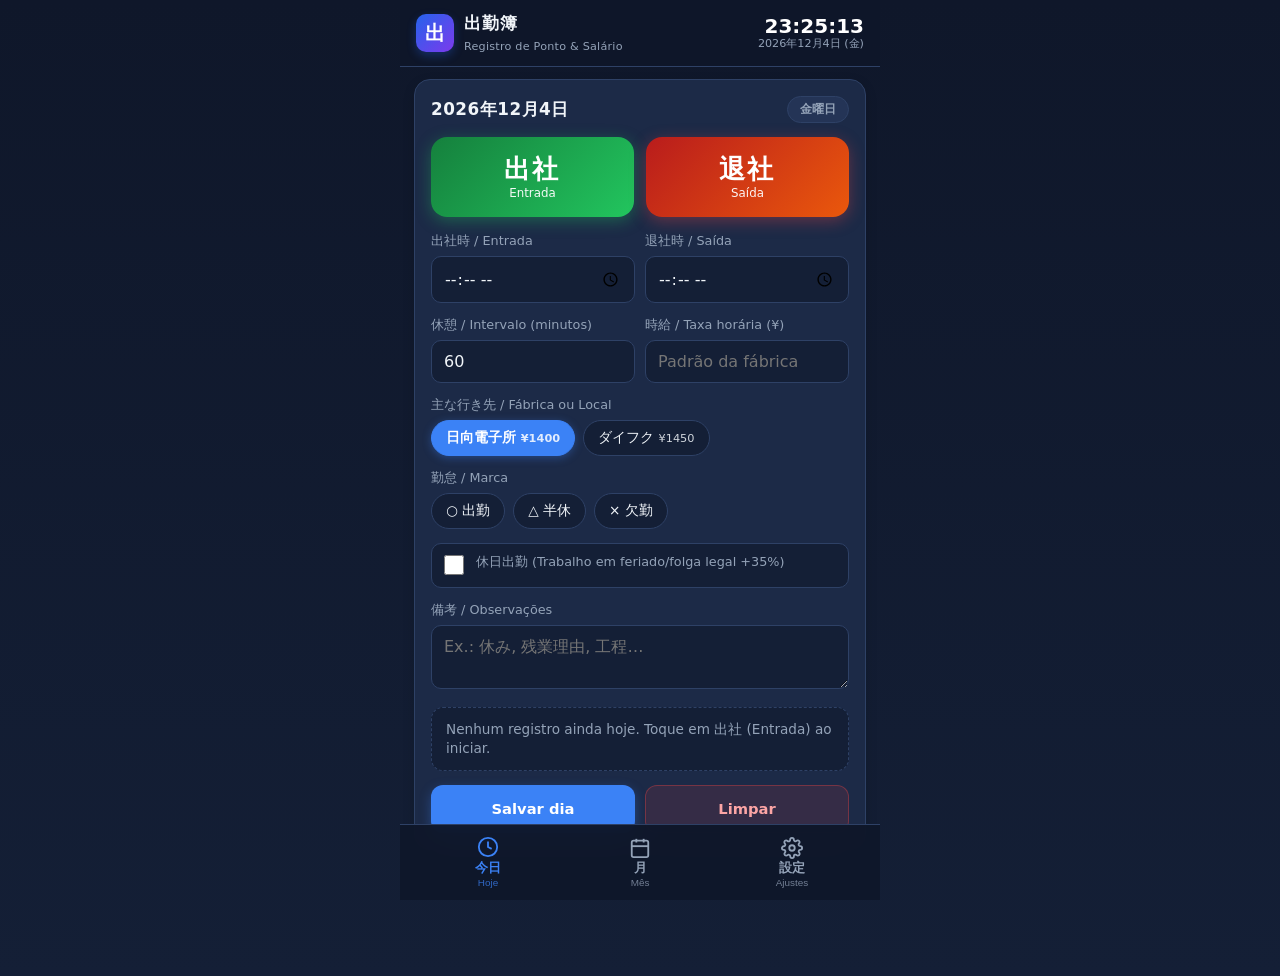
<file: index.html>
<!DOCTYPE html>
<html lang="ja">
<head>
  <meta charset="utf-8">
  <meta name="viewport" content="width=device-width, initial-scale=1, viewport-fit=cover, maximum-scale=1, user-scalable=no">
  <meta name="theme-color" content="#0f172a">
  <title>出勤簿 / Registro de Ponto</title>
  <link rel="manifest" href="manifest.json">
  <link rel="icon" href="icon-192.png">
  <link rel="apple-touch-icon" href="icon-192.png">
  <meta name="mobile-web-app-capable" content="yes">
  <meta name="theme-color" content="#3b82f6">

  <!-- Suporte Nativo para iPhone / iOS -->
  <meta name="apple-mobile-web-app-capable" content="yes">
  <meta name="apple-mobile-web-app-status-bar-style" content="black-translucent">
  <meta name="apple-mobile-web-app-title" content="出勤簿">
  <link rel="apple-touch-icon" href="icon-192.png">
  <link rel="apple-touch-icon" sizes="192x192" href="icon-192.png">
  <link rel="apple-touch-icon" sizes="512x512" href="icon-512.png">

  <link rel="stylesheet" href="style.css">
</head>
<body>

<div class="app-wrapper">
  <!-- Top Bar -->
  <header class="topbar">
    <div class="brand">
      <span class="logo">出</span>
      <div>
        <strong>出勤簿</strong>
        <small>Registro de Ponto & Salário</small>
      </div>
    </div>
    <div class="clock">
      <span id="liveClock">--:--:--</span>
      <small id="liveDate">—</small>
    </div>
  </header>

  <div id="persistWarn" class="banner warn hidden">
    Este dispositivo não permitiu armazenamento persistente. Exporte o backup (.json) periodicamente.
  </div>

  <main>
    <!-- TAB: TODAY -->
    <section id="tab-today" class="panel active">
      <div class="card">
        <div class="card-head">
          <h2 id="todayTitle">—</h2>
          <span id="todayWeekday" class="pill"></span>
        </div>

        <div id="openShift" class="banner warn hidden"></div>

        <div class="punch">
          <button id="btnIn" class="punch-btn in">
            <span class="big">出社</span>
            <small>Entrada</small>
          </button>
          <button id="btnOut" class="punch-btn out">
            <span class="big">退社</span>
            <small>Saída</small>
          </button>
        </div>

        <div class="grid2">
          <label class="field">
            <span>出社時 / Entrada</span>
            <input type="time" id="inTime">
          </label>
          <label class="field">
            <span>退社時 / Saída</span>
            <input type="time" id="outTime">
          </label>
        </div>

        <div class="grid2">
          <label class="field">
            <span>休憩 / Intervalo (minutos)</span>
            <input type="number" id="breakTime" min="0" max="240" step="15" placeholder="60">
          </label>
          <label class="field">
            <span>時給 / Taxa horária (¥)</span>
            <input type="number" id="todayRate" min="500" max="10000" step="10" placeholder="Padrão da fábrica">
          </label>
        </div>

        <div class="field">
          <span>主な行き先 / Fábrica ou Local</span>
          <div id="placeChips" class="chips"></div>
        </div>

        <div class="field">
          <span>勤怠 / Marca</span>
          <div id="markChips" class="chips">
            <button class="chip mark" data-mark="○">○ 出勤</button>
            <button class="chip mark" data-mark="△">△ 半休</button>
            <button class="chip mark" data-mark="×">× 欠勤</button>
          </div>
        </div>

        <label class="field switch">
          <input type="checkbox" id="holidayFlag">
          <span>休日出勤 (Trabalho em feriado/folga legal +35%)</span>
        </label>

        <label class="field">
          <span>備考 / Observações</span>
          <textarea id="note" rows="2" placeholder="Ex.: 休み, 残業理由, 工程…"></textarea>
        </label>

        <div id="todaySummary" class="summary"></div>
        <div class="actions">
          <button id="saveToday" class="btn primary">Salvar dia</button>
          <button id="clearToday" class="btn ghost danger">Limpar</button>
        </div>
      </div>
    </section>

    <!-- TAB: MONTH -->
    <section id="tab-month" class="panel">
      <!-- Card de Salário Estimado -->
      <div id="monthSalaryCard" class="salary-card">
        <div class="salary-header">
          <div>
            <small>給与概算 / Estimativa Salarial</small>
            <h3 id="salaryMonthLabel">—</h3>
          </div>
          <span class="rate-badge green">労働基準法準拠</span>
        </div>
        <div class="salary-amount">
          <span class="currency">¥</span>
          <span id="salaryTotalAmount">0</span>
        </div>
        <div id="salaryBreakdownList" class="salary-details"></div>
      </div>

      <div class="card">
        <div class="month-nav">
          <button id="prevMonth" class="btn-icon ghost" title="Mês anterior">◀</button>
          <h2 id="monthLabel">—</h2>
          <button id="nextMonth" class="btn-icon ghost" title="Próximo mês">▶</button>
        </div>
        <div id="monthStats" class="stats"></div>
        <div class="actions">
          <button id="exportXlsx" class="btn primary">Gerar Relatório Excel (.xlsx)</button>
          <button id="exportCsv" class="btn ghost">Exportar CSV</button>
        </div>
      </div>
      <div id="dayList" class="day-list"></div>
    </section>

    <!-- TAB: CONFIG -->
    <section id="tab-config" class="panel">
      <!-- Perfil -->
      <div class="card">
        <h2>Perfil</h2>
        <label class="field"><span>申請者 / Nome Completo</span><input type="text" id="cfgName"></label>
        <label class="field"><span>所属長 / Supervisor ou Empreiteira</span><input type="text" id="cfgSupervisor"></label>
        <div class="actions single"><button id="saveConfig" class="btn primary">Salvar Perfil</button></div>
      </div>

      <!-- Gerenciamento de Fábricas / Firmas -->
      <div class="card">
        <div class="card-head">
          <h2>Fábricas / Firmas (時給)</h2>
          <button id="btnNewPlace" class="btn-icon ghost" title="Adicionar Fábrica">＋</button>
        </div>
        <p class="muted">Configure a taxa por hora (時給) e regras específicas para cada fábrica em que você trabalha.</p>
        
        <div id="placeForm" class="hidden" style="background:var(--bg2); padding:14px; border-radius:12px; margin-bottom:14px; border:1px solid var(--line);">
          <h3 id="placeFormTitle" style="margin:0 0 10px; font-size:0.95rem;">Nova Fábrica / Local</h3>
          <label class="field"><span>Nome da Fábrica ou Local</span><input type="text" id="pfName" placeholder="Ex.: 日向電子所, ダイフク"></label>
          <div class="grid2">
            <label class="field"><span>時給 / Valor Hora (¥)</span><input type="number" id="pfRate" min="500" max="10000" step="10" placeholder="1400"></label>
            <label class="field"><span>Jornada Padrão (h)</span><input type="number" id="pfHours" min="1" max="12" step="0.5" placeholder="8"></label>
          </div>
          <div class="grid2">
            <label class="field"><span>Intervalo Padrão (min)</span><input type="number" id="pfBreak" min="0" max="180" step="15" placeholder="60"></label>
            <label class="field"><span>Transporte/dia (¥)</span><input type="number" id="pfCommute" min="0" max="5000" step="50" placeholder="0"></label>
          </div>
          <div class="actions">
            <button id="btnSavePlace" class="btn primary">Salvar Fábrica</button>
            <button id="btnCancelPlace" class="btn ghost">Cancelar</button>
          </div>
        </div>

        <div id="placesListContainer" class="place-card-list"></div>
      </div>

      <!-- Porcentagens da Legislação Japonesa -->
      <div class="card">
        <h2>Legislação Trabalhista Japonesa (労働基準法)</h2>
        <p class="muted">Alíquotas oficiais de acréscimo salarial conforme o Artigo 37 da Lei de Normas Trabalhistas do Japão.</p>
        <div class="grid2">
          <label class="field">
            <span>残業割増 / Hora Extra (+%)</span>
            <input type="number" id="rateOvertime" min="0" max="100" step="1" value="25">
          </label>
          <label class="field">
            <span>深夜手当 / Noturno 22h-5h (+%)</span>
            <input type="number" id="rateNight" min="0" max="100" step="1" value="25">
          </label>
        </div>
        <div class="grid2">
          <label class="field">
            <span>休日割増 / Feriados (+%)</span>
            <input type="number" id="rateHoliday" min="0" max="100" step="1" value="35">
          </label>
          <label class="field">
            <span>60h超割増 / >60h Extra (+%)</span>
            <input type="number" id="rateOver60" min="0" max="100" step="1" value="50">
          </label>
        </div>
        <div class="actions single"><button id="saveRates" class="btn ghost">Atualizar Alíquotas</button></div>
      </div>

      <!-- Backup -->
      <div class="card">
        <h2>Backup e Dados</h2>
        <p class="muted">Os dados ficam salvos internamente neste aparelho. Recomendamos exportar o backup regularmente.</p>
        <div class="actions" style="margin-bottom: 10px;">
          <button id="backupJson" class="btn primary">Exportar Backup (.json)</button>
          <label class="btn ghost file">Importar Backup<input type="file" id="importJson" accept="application/json,.json"></label>
        </div>
        <div class="actions">
          <button id="loadSample" class="btn ghost">Carregar Exemplo (junho/2026)</button>
          <button id="wipeAll" class="btn ghost danger">Apagar Tudo</button>
        </div>
      </div>
    </section>
  </main>

  <!-- Bottom Navigation Bar (Estilo App Nativo) -->
  <nav class="tabs">
    <button class="tab active" data-tab="today">
      <svg class="tab-icon" viewBox="0 0 24 24"><circle cx="12" cy="12" r="10"/><polyline points="12 6 12 12 16 14"/></svg>
      <span class="tab-title">今日</span>
      <span class="tab-sub">Hoje</span>
    </button>
    <button class="tab" data-tab="month">
      <svg class="tab-icon" viewBox="0 0 24 24"><rect x="3" y="4" width="18" height="18" rx="2" ry="2"/><line x1="16" y1="2" x2="16" y2="6"/><line x1="8" y1="2" x2="8" y2="6"/><line x1="3" y1="10" x2="21" y2="10"/></svg>
      <span class="tab-title">月</span>
      <span class="tab-sub">Mês</span>
    </button>
    <button class="tab" data-tab="config">
      <svg class="tab-icon" viewBox="0 0 24 24"><circle cx="12" cy="12" r="3"/><path d="M19.4 15a1.65 1.65 0 0 0 .33 1.82l.06.06a2 2 0 0 1 0 2.83 2 2 0 0 1-2.83 0l-.06-.06a1.65 1.65 0 0 0-1.82-.33 1.65 1.65 0 0 0-1 1.51V21a2 2 0 0 1-2 2 2 2 0 0 1-2-2v-.09A1.65 1.65 0 0 0 9 19.4a1.65 1.65 0 0 0-1.82.33l-.06.06a2 2 0 0 1-2.83 0 2 2 0 0 1 0-2.83l.06-.06a1.65 1.65 0 0 0 .33-1.82 1.65 1.65 0 0 0-1.51-1H3a2 2 0 0 1-2-2 2 2 0 0 1 2-2h.09A1.65 1.65 0 0 0 4.6 9a1.65 1.65 0 0 0-.33-1.82l-.06-.06a2 2 0 0 1 0-2.83 2 2 0 0 1 2.83 0l.06.06a1.65 1.65 0 0 0 1.82.33H9a1.65 1.65 0 0 0 1-1.51V3a2 2 0 0 1 2-2 2 2 0 0 1 2 2v.09a1.65 1.65 0 0 0 1 1.51 1.65 1.65 0 0 0 1.82-.33l.06-.06a2 2 0 0 1 2.83 0 2 2 0 0 1 0 2.83l-.06.06a1.65 1.65 0 0 0-.33 1.82V9a1.65 1.65 0 0 0 1.51 1H21a2 2 0 0 1 2 2 2 2 0 0 1-2 2h-.09a1.65 1.65 0 0 0-1.51 1z"/></svg>
      <span class="tab-title">設定</span>
      <span class="tab-sub">Ajustes</span>
    </button>
  </nav>

  <div id="toast" class="toast hidden"></div>
</div>

<script src="exceljs.min.js"></script>
<script src="app.js"></script>
<script>
  if ('serviceWorker' in navigator) {
    window.addEventListener('load', () => {
      navigator.serviceWorker.register('sw.js').catch((err) => console.log('SW registration error:', err));
    });
  }
</script>
</body>
</html>
</file>
<file: style.css>
:root {
  --bg: #0f172a;
  --bg2: #141f36;
  --card: #1c2a47;
  --card2: #243456;
  --line: #2e4166;
  --txt: #f1f5f9;
  --muted: #94a3b8;
  --accent: #3b82f6;
  --accent-glow: rgba(59, 130, 246, 0.35);
  --green: #22c55e;
  --green-glow: rgba(34, 197, 94, 0.35);
  --red: #ef4444;
  --red-glow: rgba(239, 68, 68, 0.35);
  --amber: #f59e0b;
  --radius: 16px;
  --radius-sm: 10px;
}

*, *::before, *::after {
  box-sizing: border-box;
  -webkit-tap-highlight-color: transparent;
}

html, body {
  margin: 0;
  padding: 0;
  width: 100%;
  max-width: 100vw;
  overflow-x: hidden;
}

body {
  background: linear-gradient(180deg, var(--bg) 0%, var(--bg2) 100%);
  color: var(--txt);
  font-family: system-ui, -apple-system, "Noto Sans JP", "Segoe UI", Roboto, sans-serif;
  min-height: 100vh;
  min-height: 100dvh;
  padding-bottom: calc(76px + env(safe-area-inset-bottom, 16px));
}

.app-wrapper {
  width: 100%;
  max-width: 480px;
  margin: 0 auto;
  min-height: 100vh;
  position: relative;
  display: flex;
  flex-direction: column;
}

.hidden {
  display: none !important;
}

.muted {
  color: var(--muted);
  font-size: 0.85rem;
  line-height: 1.4;
}

/* ---------- Top Bar ---------- */
.topbar {
  position: sticky;
  top: 0;
  z-index: 40;
  display: flex;
  justify-content: space-between;
  align-items: center;
  padding: calc(env(safe-area-inset-top, 0px) + 12px) 16px 12px;
  background: rgba(15, 23, 42, 0.94);
  backdrop-filter: blur(12px);
  -webkit-backdrop-filter: blur(12px);
  border-bottom: 1px solid var(--line);
}

.brand {
  display: flex;
  align-items: center;
  gap: 10px;
}

.brand strong {
  display: block;
  font-size: 1.05rem;
  letter-spacing: 0.05em;
  font-weight: 700;
}

.brand small {
  color: var(--muted);
  font-size: 0.7rem;
  letter-spacing: 0.02em;
}

.logo {
  width: 38px;
  height: 38px;
  border-radius: 10px;
  display: grid;
  place-items: center;
  background: linear-gradient(135deg, #2563eb, #7c3aed);
  font-weight: 800;
  font-size: 1.25rem;
  color: #fff;
  box-shadow: 0 4px 10px rgba(37, 99, 235, 0.3);
}

.clock {
  text-align: right;
  line-height: 1.15;
}

.clock #liveClock {
  font-variant-numeric: tabular-nums;
  font-size: 1.25rem;
  font-weight: 700;
  color: #fff;
}

.clock small {
  color: var(--muted);
  font-size: 0.7rem;
  display: block;
}

/* ---------- Banners ---------- */
.banner {
  margin: 12px 14px 0;
  padding: 12px 14px;
  border-radius: 12px;
  font-size: 0.85rem;
  line-height: 1.4;
}

.banner.warn {
  background: rgba(245, 158, 11, 0.12);
  border: 1px solid rgba(245, 158, 11, 0.4);
  color: #fde68a;
}

/* ---------- Main Content ---------- */
main {
  flex: 1;
  padding: 12px 14px 0;
  width: 100%;
}

.panel {
  display: none;
}

.panel.active {
  display: block;
  animation: fadeIn 0.18s cubic-bezier(0.16, 1, 0.3, 1);
}

@keyframes fadeIn {
  from { opacity: 0; transform: translateY(6px); }
  to { opacity: 1; transform: translateY(0); }
}

/* ---------- Cards ---------- */
.card {
  background: var(--card);
  border: 1px solid var(--line);
  border-radius: var(--radius);
  padding: 16px;
  margin-bottom: 12px;
  box-shadow: 0 4px 12px rgba(0, 0, 0, 0.15);
}

.card h2 {
  margin: 0 0 12px;
  font-size: 1rem;
  font-weight: 700;
  letter-spacing: 0.03em;
}

.card-head {
  display: flex;
  justify-content: space-between;
  align-items: center;
  margin-bottom: 14px;
}

.card-head h2 {
  margin: 0;
  font-size: 1.05rem;
}

.pill {
  background: var(--card2);
  color: var(--muted);
  padding: 4px 12px;
  border-radius: 999px;
  font-size: 0.78rem;
  font-weight: 600;
  border: 1px solid var(--line);
}

/* ---------- Punch Buttons ---------- */
.punch {
  display: grid;
  grid-template-columns: 1fr 1fr;
  gap: 12px;
  margin-bottom: 16px;
}

.punch-btn {
  border: none;
  border-radius: 16px;
  padding: 16px 8px;
  color: #fff;
  cursor: pointer;
  display: flex;
  flex-direction: column;
  align-items: center;
  justify-content: center;
  gap: 3px;
  font-family: inherit;
  transition: transform 0.08s ease, filter 0.15s ease, box-shadow 0.15s ease;
  touch-action: manipulation;
  min-height: 80px;
}

.punch-btn:active {
  transform: scale(0.96);
}

.punch-btn .big {
  font-size: 1.65rem;
  font-weight: 800;
  letter-spacing: 0.08em;
  line-height: 1.1;
}

.punch-btn small {
  font-size: 0.74rem;
  font-weight: 500;
  opacity: 0.95;
}

.punch-btn.in {
  background: linear-gradient(135deg, #15803d, #22c55e);
  box-shadow: 0 4px 16px var(--green-glow);
}

.punch-btn.out {
  background: linear-gradient(135deg, #b91c1c, #ea580c);
  box-shadow: 0 4px 16px var(--red-glow);
}

.punch-btn.done {
  filter: saturate(0.3) brightness(0.75);
  box-shadow: none;
}

/* ---------- Form Controls ---------- */
.grid2 {
  display: grid;
  grid-template-columns: 1fr 1fr;
  gap: 10px;
}

.field {
  display: block;
  margin-bottom: 14px;
}

.field > span {
  display: block;
  font-size: 0.8rem;
  font-weight: 500;
  color: var(--muted);
  margin-bottom: 6px;
}

input[type=text],
input[type=number],
input[type=time],
textarea,
select {
  width: 100%;
  max-width: 100%;
  background: var(--bg2);
  border: 1px solid var(--line);
  color: var(--txt);
  border-radius: var(--radius-sm);
  padding: 11px 12px;
  font-size: 1rem;
  font-family: inherit;
  transition: border-color 0.15s, box-shadow 0.15s;
}

input[type=time] {
  font-variant-numeric: tabular-nums;
  -webkit-appearance: none;
}

textarea {
  resize: vertical;
  min-height: 64px;
}

input:focus,
textarea:focus,
select:focus {
  outline: none;
  border-color: var(--accent);
  box-shadow: 0 0 0 3px var(--accent-glow);
}

/* Row & Icon button */
.row {
  display: flex;
  gap: 8px;
  align-items: center;
  width: 100%;
}

.row input {
  flex: 1;
  min-width: 0;
}

.btn-icon {
  width: 44px;
  height: 44px;
  min-width: 44px;
  flex: 0 0 44px;
  border-radius: var(--radius-sm);
  display: inline-flex;
  align-items: center;
  justify-content: center;
  font-size: 1.3rem;
  cursor: pointer;
  border: 1px solid var(--line);
  background: var(--card2);
  color: var(--txt);
  padding: 0;
  touch-action: manipulation;
  transition: transform 0.08s, filter 0.15s;
}

.btn-icon:active {
  transform: scale(0.93);
  filter: brightness(1.2);
}

/* Chips */
.chips {
  display: flex;
  flex-wrap: wrap;
  gap: 8px;
  margin-bottom: 8px;
}

.chip {
  border: 1px solid var(--line);
  background: var(--bg2);
  color: var(--txt);
  padding: 8px 14px;
  border-radius: 999px;
  font-size: 0.85rem;
  cursor: pointer;
  font-family: inherit;
  touch-action: manipulation;
  transition: background-color 0.12s, border-color 0.12s;
  max-width: 100%;
  overflow: hidden;
  text-overflow: ellipsis;
  white-space: nowrap;
}

.chip.active {
  background: var(--accent);
  border-color: var(--accent);
  color: #fff;
  font-weight: 600;
  box-shadow: 0 2px 8px var(--accent-glow);
}

.chip.remove {
  background: #3a1d22;
  border-color: #7c2d3a;
  color: #fca5a5;
}

/* Switch & Checkbox */
.switch {
  display: flex;
  gap: 12px;
  align-items: center;
  font-size: 0.84rem;
  color: var(--txt);
  background: var(--bg2);
  padding: 10px 12px;
  border-radius: var(--radius-sm);
  border: 1px solid var(--line);
  cursor: pointer;
  user-select: none;
  touch-action: manipulation;
}

.switch input {
  width: 20px;
  height: 20px;
  flex: 0 0 20px;
  margin: 0;
  accent-color: var(--accent);
}

/* Summary Box */
.summary {
  background: var(--bg2);
  border: 1px dashed var(--line);
  border-radius: 12px;
  padding: 12px 14px;
  margin-bottom: 14px;
  font-size: 0.9rem;
  display: flex;
  flex-wrap: wrap;
  gap: 14px;
}

.summary b {
  color: #fff;
  font-size: 0.95rem;
}

.summary .k {
  color: var(--muted);
  font-size: 0.72rem;
  display: block;
}

/* Action Buttons */
.actions {
  display: grid;
  grid-template-columns: repeat(auto-fit, minmax(120px, 1fr));
  gap: 10px;
  width: 100%;
}

.actions.single {
  grid-template-columns: 1fr;
}

.btn {
  border: none;
  border-radius: 12px;
  padding: 12px 14px;
  font-size: 0.92rem;
  font-weight: 600;
  cursor: pointer;
  font-family: inherit;
  min-height: 48px;
  display: inline-flex;
  align-items: center;
  justify-content: center;
  text-align: center;
  touch-action: manipulation;
  transition: transform 0.08s ease, filter 0.15s ease;
  min-width: 0;
  line-height: 1.25;
}

.btn:active {
  transform: scale(0.97);
  filter: brightness(1.15);
}

.btn.primary {
  background: var(--accent);
  color: #fff;
  box-shadow: 0 4px 12px var(--accent-glow);
}

.btn.ghost {
  background: var(--card2);
  color: var(--txt);
  border: 1px solid var(--line);
}

.btn.danger {
  color: #fca5a5;
  background: rgba(239, 68, 68, 0.12);
  border-color: rgba(239, 68, 68, 0.35);
}

.btn.file {
  display: inline-flex;
  align-items: center;
  justify-content: center;
  position: relative;
  overflow: hidden;
}

.btn.file input {
  position: absolute;
  top: 0;
  left: 0;
  opacity: 0;
  width: 100%;
  height: 100%;
  cursor: pointer;
}

/* ---------- Month Tab ---------- */
.month-nav {
  display: flex;
  align-items: center;
  justify-content: space-between;
  gap: 8px;
  margin-bottom: 14px;
}

.month-nav h2 {
  margin: 0;
  font-size: 1.15rem;
  font-weight: 700;
  flex: 1;
  text-align: center;
  letter-spacing: 0.02em;
}

.stats {
  display: grid;
  grid-template-columns: 1fr 1fr;
  gap: 10px;
  margin-bottom: 14px;
}

.stat {
  background: var(--bg2);
  border: 1px solid var(--line);
  border-radius: 12px;
  padding: 10px 12px;
  min-width: 0;
}

.stat .v {
  font-size: 1.3rem;
  font-weight: 800;
  font-variant-numeric: tabular-nums;
  white-space: nowrap;
  overflow: hidden;
  text-overflow: ellipsis;
}

.stat .k {
  color: var(--muted);
  font-size: 0.72rem;
  margin-top: 2px;
}

.stat.green .v { color: var(--green); }
.stat.amber .v { color: var(--amber); }
.stat.red .v { color: var(--red); }

/* Day List */
.day-list {
  display: flex;
  flex-direction: column;
  gap: 8px;
  margin-bottom: 24px;
}

.day {
  background: var(--card);
  border: 1px solid var(--line);
  border-radius: 12px;
  overflow: hidden;
  transition: border-color 0.15s;
}

.day.sat { border-left: 4px solid #3b82f6; }
.day.sun { border-left: 4px solid var(--red); }
.day.holiday { border-left: 4px solid var(--amber); }

.day-head {
  display: flex;
  align-items: center;
  gap: 8px;
  padding: 12px 10px;
  cursor: pointer;
  touch-action: manipulation;
}

.day-num {
  width: 32px;
  font-size: 1.05rem;
  font-weight: 700;
  text-align: center;
  flex-shrink: 0;
}

.day-wd {
  width: 26px;
  font-size: 0.76rem;
  color: var(--muted);
  flex-shrink: 0;
}

.day-main {
  flex: 1;
  min-width: 0;
  font-size: 0.88rem;
  font-variant-numeric: tabular-nums;
  overflow: hidden;
  text-overflow: ellipsis;
  white-space: nowrap;
}

.day-main .ph { color: var(--muted); }
.day-main .nt { color: var(--muted); font-size: 0.78rem; margin-left: 4px; }
.day-empty { color: var(--muted); font-size: 0.82rem; }

.day-body {
  display: none;
  padding: 0 14px 14px;
  border-top: 1px solid var(--line);
}

.day.open .day-body {
  display: block;
}

.day-body .grid2 {
  margin-top: 12px;
}

.day-body .field {
  margin-bottom: 12px;
}

/* ---------- Bottom Navigation Bar ---------- */
.tabs {
  position: fixed;
  bottom: 0;
  left: 0;
  right: 0;
  z-index: 50;
  display: flex;
  justify-content: space-around;
  align-items: center;
  background: rgba(15, 23, 42, 0.96);
  backdrop-filter: blur(16px);
  -webkit-backdrop-filter: blur(16px);
  border-top: 1px solid var(--line);
  padding: 6px 12px calc(env(safe-area-inset-bottom, 8px) + 6px);
  max-width: 480px;
  margin: 0 auto;
}

.tab {
  flex: 1;
  display: flex;
  flex-direction: column;
  align-items: center;
  justify-content: center;
  gap: 2px;
  padding: 6px 4px;
  border: none;
  background: transparent;
  color: var(--muted);
  cursor: pointer;
  border-radius: 12px;
  transition: all 0.15s ease;
  touch-action: manipulation;
}

.tab .tab-icon {
  width: 22px;
  height: 22px;
  stroke: currentColor;
  stroke-width: 2;
  fill: none;
  transition: stroke 0.15s ease, transform 0.15s ease;
}

.tab .tab-title {
  font-size: 0.8rem;
  font-weight: 700;
  line-height: 1.1;
}

.tab .tab-sub {
  font-size: 0.62rem;
  font-weight: 500;
  opacity: 0.75;
}

.tab.active {
  color: var(--accent);
}

.tab.active .tab-icon {
  transform: translateY(-1px);
}

.tab:active {
  transform: scale(0.92);
}

/* ---------- Toast Message ---------- */
.toast {
  position: fixed;
  left: 50%;
  bottom: calc(76px + env(safe-area-inset-bottom, 16px));
  transform: translateX(-50%);
  background: rgba(11, 18, 32, 0.95);
  border: 1px solid var(--line);
  color: #fff;
  padding: 12px 20px;
  border-radius: 999px;
  font-size: 0.88rem;
  font-weight: 600;
  z-index: 60;
  box-shadow: 0 10px 30px rgba(0, 0, 0, 0.6);
  max-width: calc(100vw - 32px);
  width: max-content;
  text-align: center;
  backdrop-filter: blur(10px);
  -webkit-backdrop-filter: blur(10px);
}

/* ---------- Salary Dashboard & Legal Rates ---------- */
.salary-card {
  background: linear-gradient(145deg, #1b2844 0%, #152037 100%);
  border: 1px solid #3b82f64d;
  border-radius: var(--radius);
  padding: 18px 16px;
  margin-bottom: 14px;
  box-shadow: 0 8px 24px rgba(15, 23, 42, 0.4);
}

.salary-header {
  display: flex;
  justify-content: space-between;
  align-items: flex-start;
  margin-bottom: 12px;
}

.salary-header small {
  color: var(--muted);
  font-size: 0.76rem;
  display: block;
  text-transform: uppercase;
  letter-spacing: 0.05em;
}

.salary-header h3 {
  margin: 2px 0 0;
  font-size: 1.05rem;
  font-weight: 700;
  color: #e2e8f0;
}

.salary-amount {
  font-variant-numeric: tabular-nums;
  font-size: 2.1rem;
  font-weight: 800;
  color: #38bdf8;
  letter-spacing: -0.02em;
  margin-bottom: 14px;
  display: flex;
  align-items: baseline;
  gap: 4px;
}

.salary-amount .currency {
  font-size: 1.3rem;
  font-weight: 600;
  color: #94a3b8;
}

.salary-details {
  display: grid;
  grid-template-columns: 1fr 1fr;
  gap: 10px;
  padding-top: 12px;
  border-top: 1px solid #2e416680;
}

.salary-item {
  background: rgba(15, 23, 42, 0.55);
  border: 1px solid var(--line);
  border-radius: 10px;
  padding: 8px 10px;
  min-width: 0;
}

.salary-item .k {
  color: var(--muted);
  font-size: 0.72rem;
  display: flex;
  justify-content: space-between;
  align-items: center;
  margin-bottom: 3px;
}

.salary-item .v {
  font-variant-numeric: tabular-nums;
  font-size: 0.98rem;
  font-weight: 700;
  color: #f8fafc;
}

.salary-item .sub {
  color: var(--muted);
  font-size: 0.68rem;
  font-weight: normal;
  display: block;
}

.rate-badge {
  background: rgba(59, 130, 246, 0.2);
  color: #60a5fa;
  border: 1px solid rgba(59, 130, 246, 0.35);
  font-size: 0.65rem;
  padding: 1px 5px;
  border-radius: 4px;
  font-weight: 700;
}

.rate-badge.green {
  background: rgba(34, 197, 94, 0.15);
  color: #4ade80;
  border-color: rgba(34, 197, 94, 0.3);
}

.rate-badge.amber {
  background: rgba(245, 158, 11, 0.15);
  color: #fbbf24;
  border-color: rgba(245, 158, 11, 0.3);
}

.rate-badge.red {
  background: rgba(239, 68, 68, 0.15);
  color: #f87171;
  border-color: rgba(239, 68, 68, 0.3);
}

/* Places Manager */
.place-card-list {
  display: flex;
  flex-direction: column;
  gap: 10px;
  margin-bottom: 14px;
}

.place-card-item {
  background: var(--bg2);
  border: 1px solid var(--line);
  border-radius: 12px;
  padding: 12px 14px;
}

.place-card-top {
  display: flex;
  justify-content: space-between;
  align-items: center;
  margin-bottom: 6px;
}

.place-card-title {
  font-size: 1rem;
  font-weight: 700;
  color: #fff;
}

.place-card-meta {
  display: flex;
  flex-wrap: wrap;
  gap: 12px;
  font-size: 0.8rem;
  color: var(--muted);
}

.place-card-meta b {
  color: #38bdf8;
}

.place-card-actions {
  display: flex;
  gap: 8px;
  margin-top: 10px;
  justify-content: flex-end;
}
</file>
